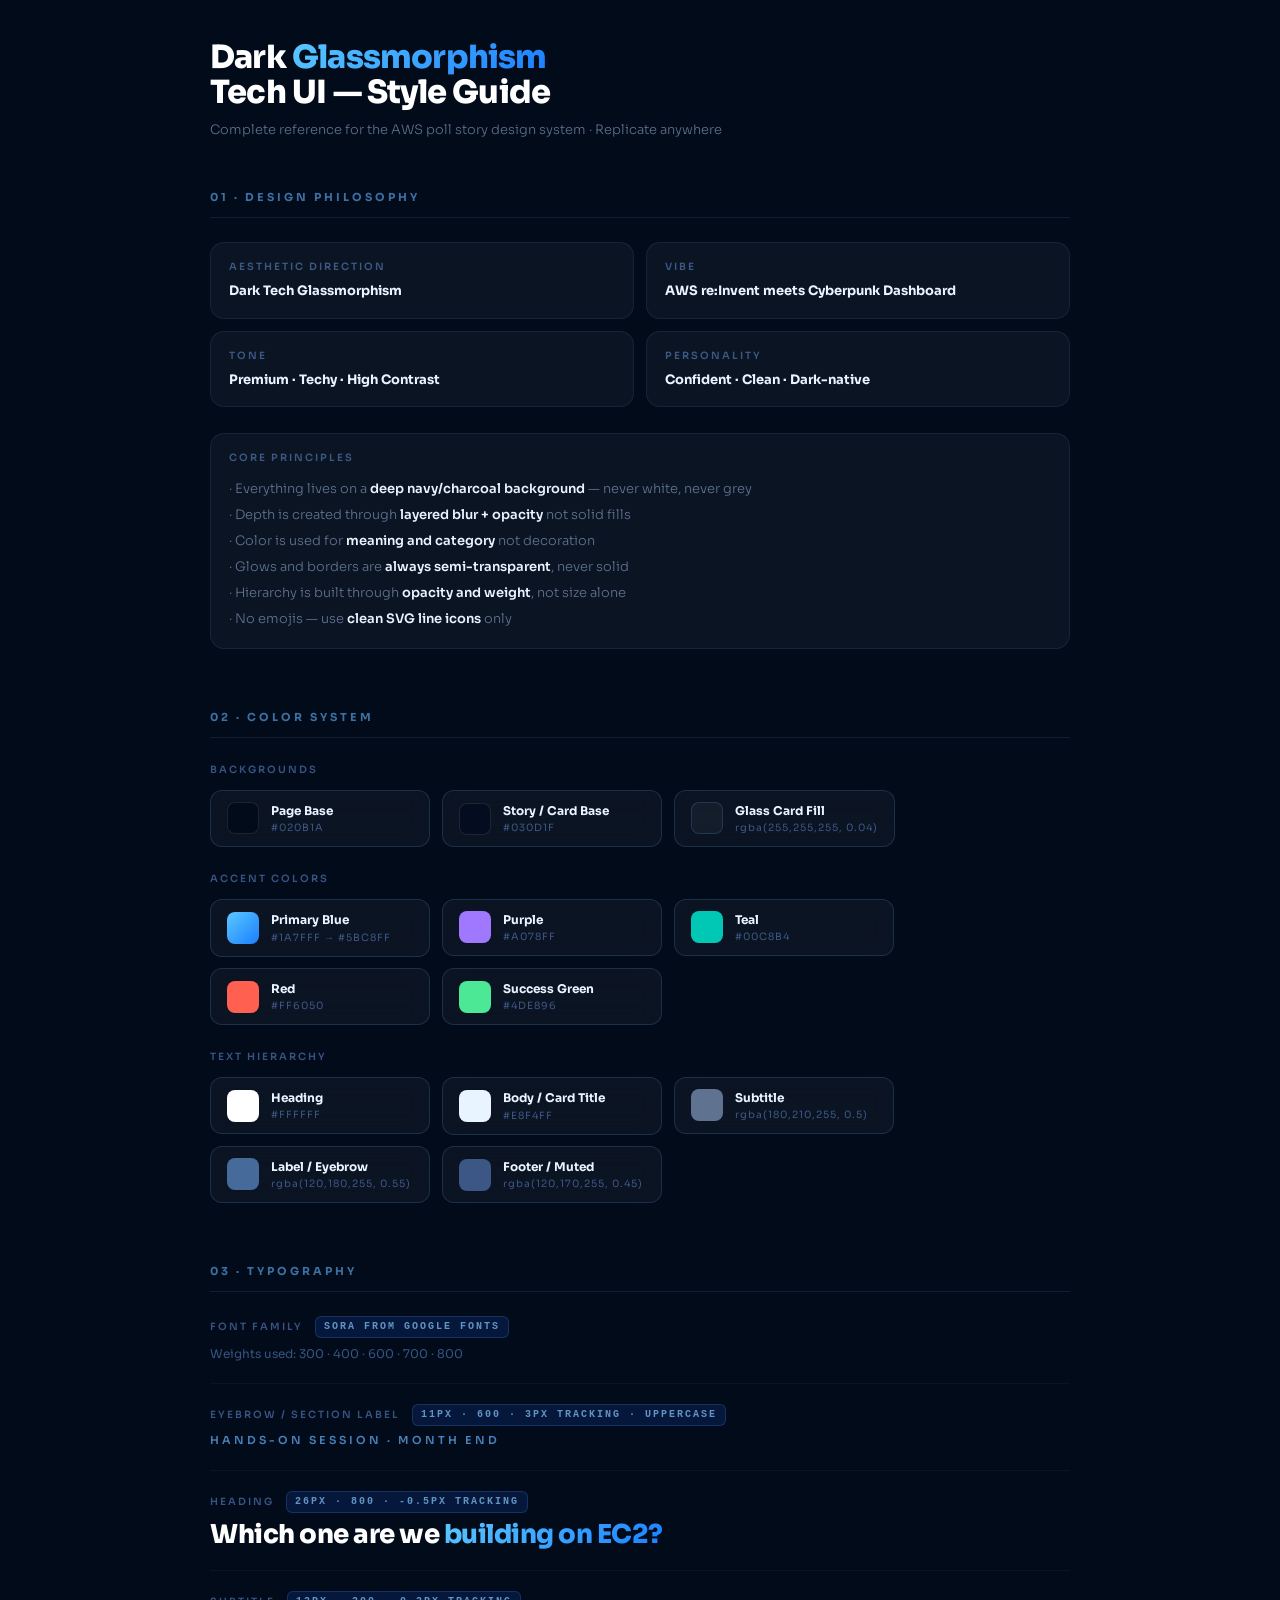
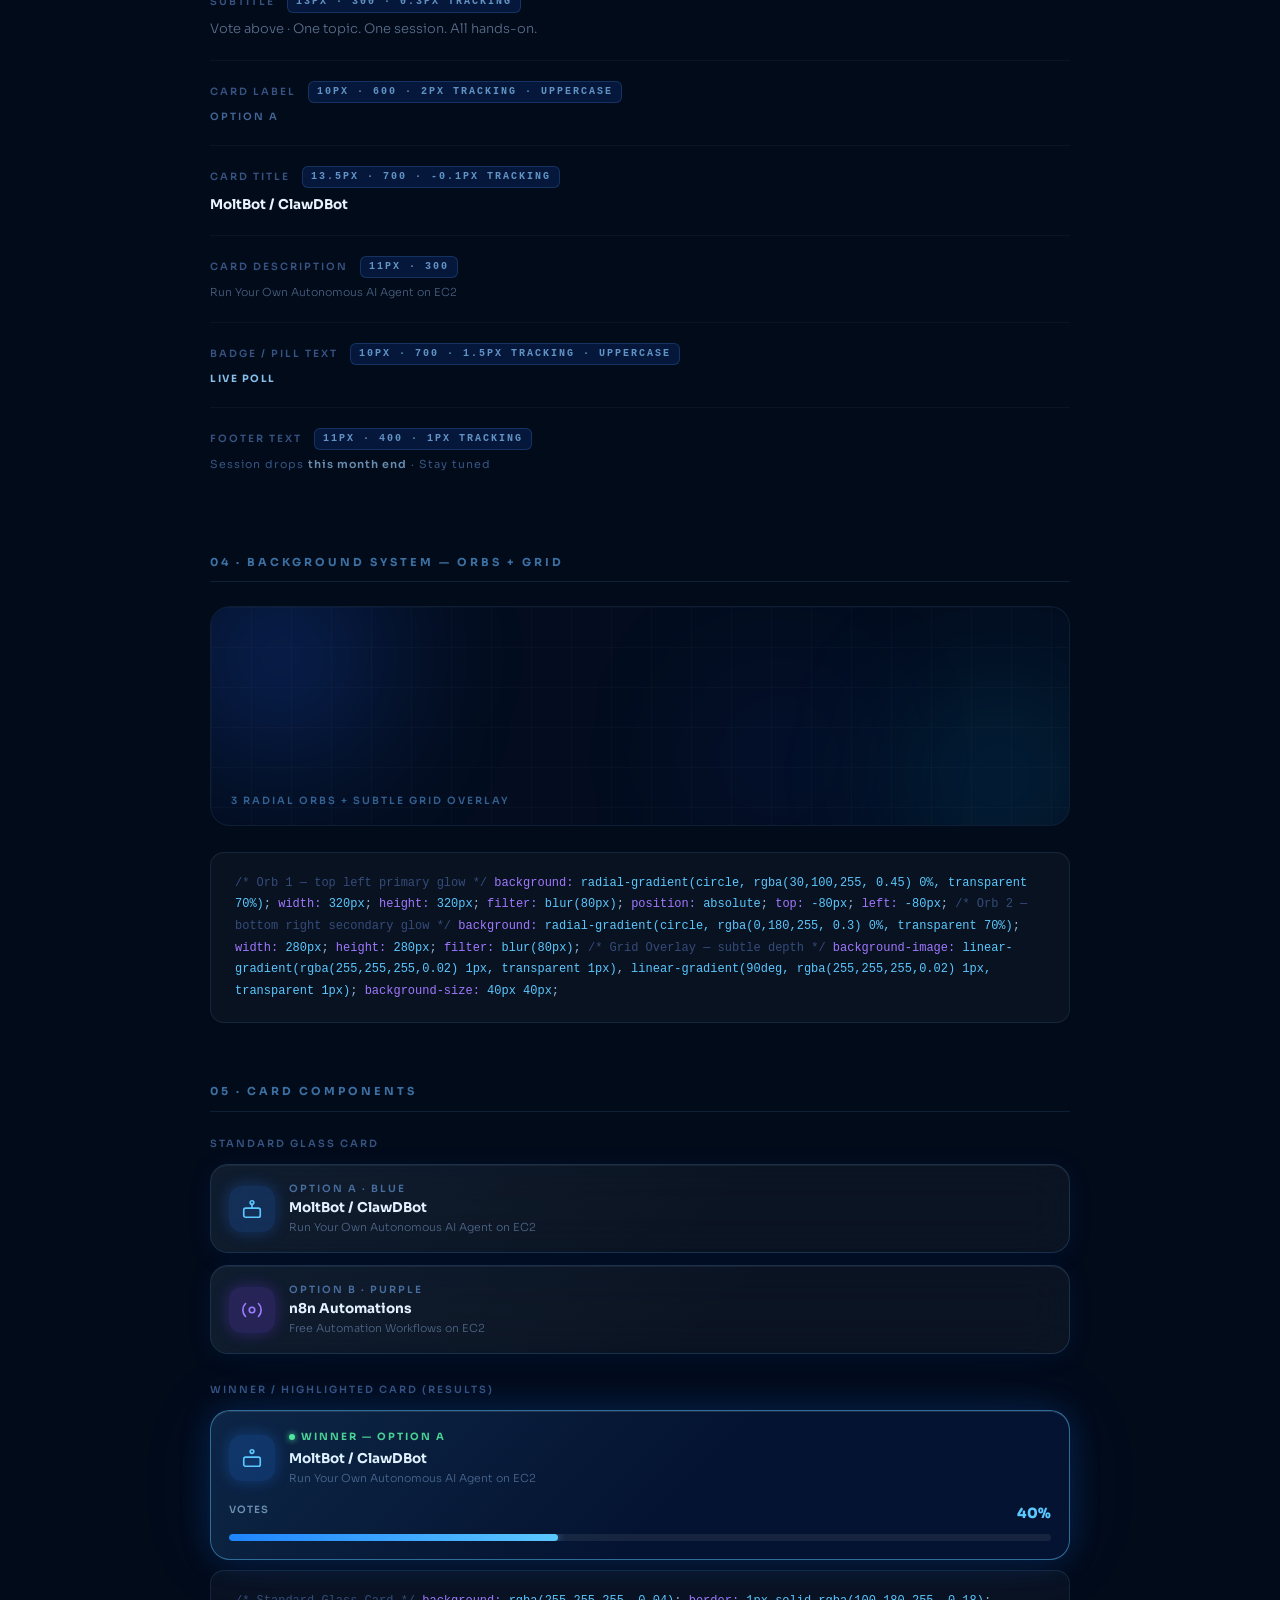
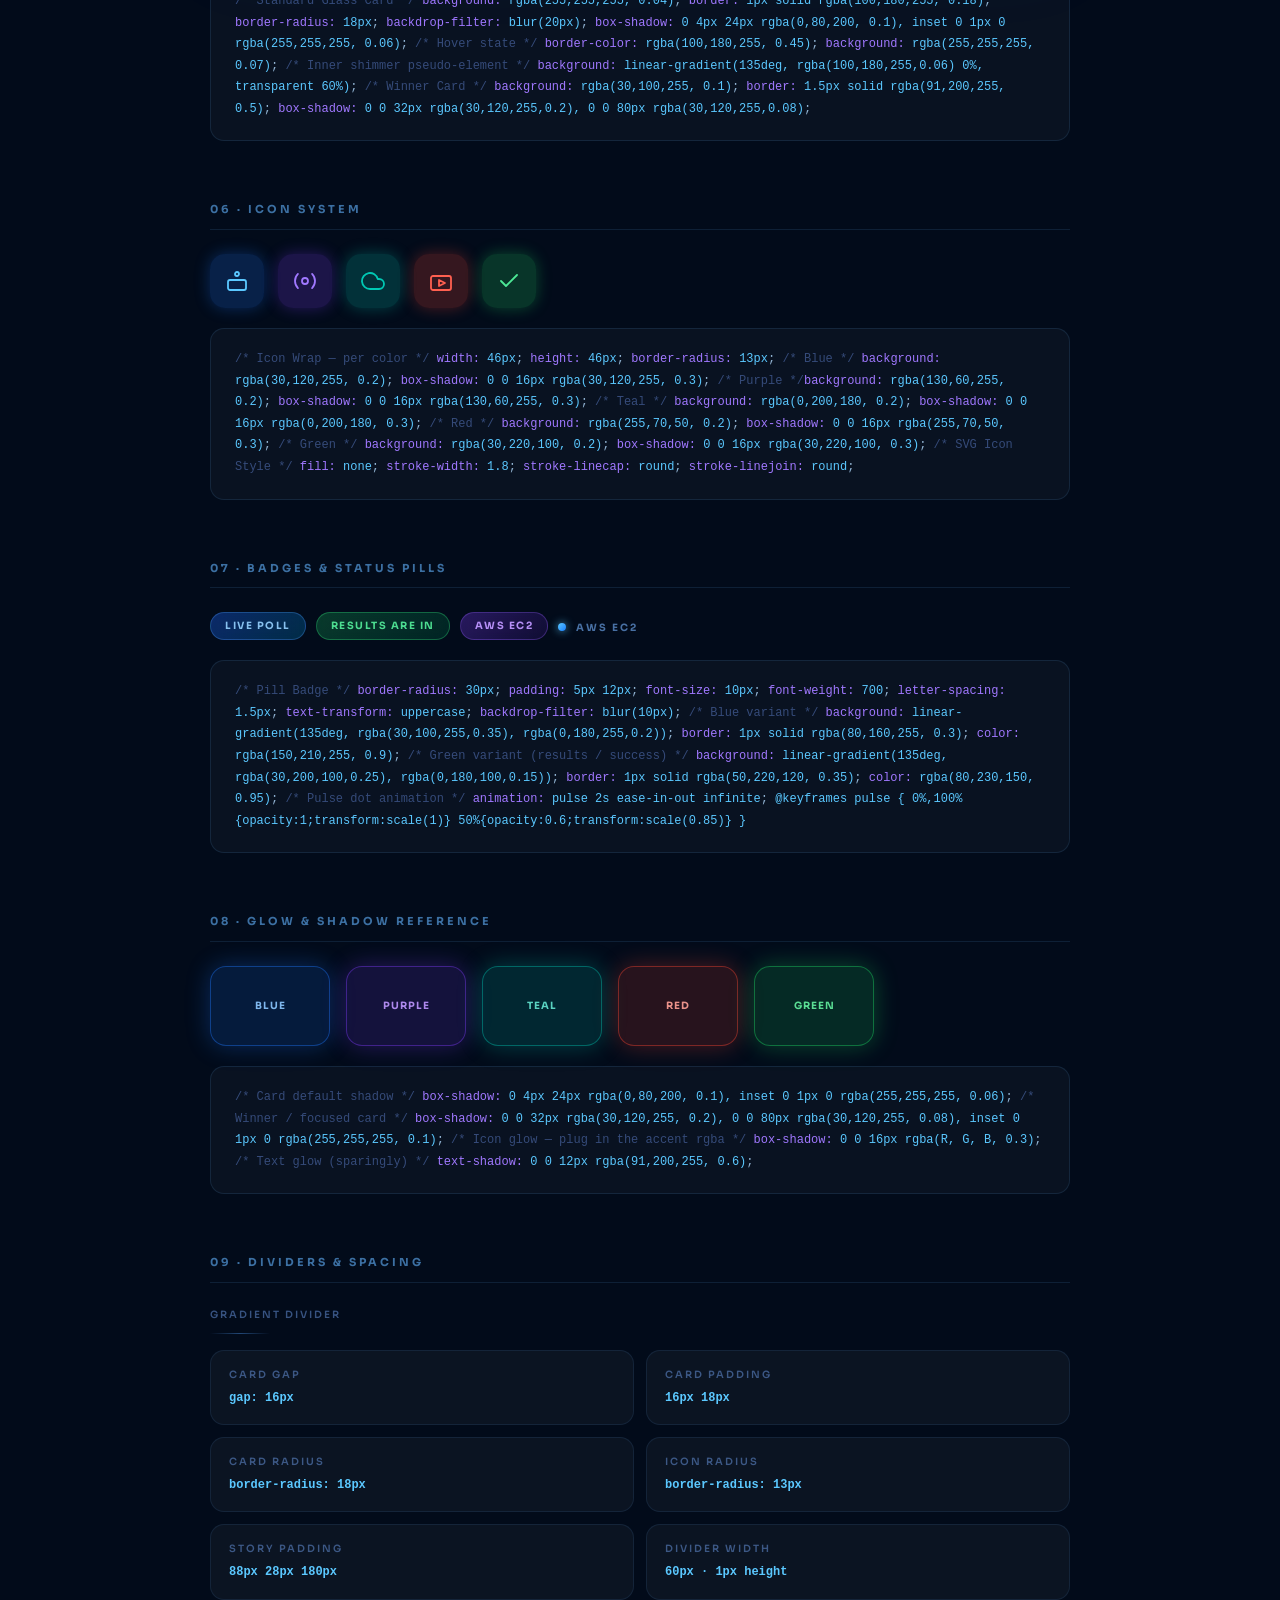
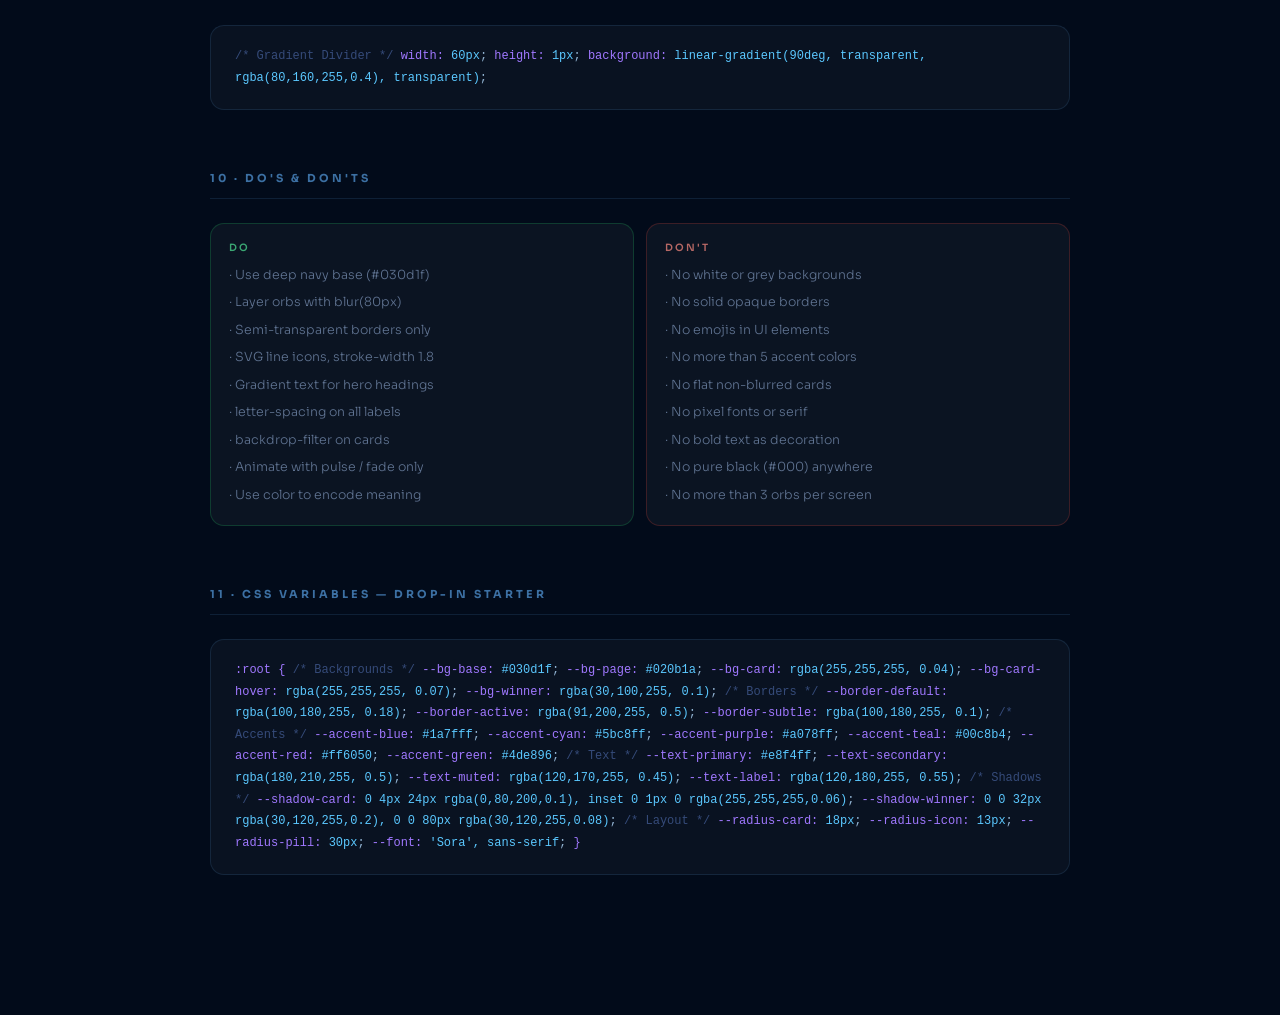
<file: design-style-guide.html>
<!DOCTYPE html>
<html lang="en">
<head>
<meta charset="UTF-8">
<meta name="viewport" content="width=device-width, initial-scale=1.0">
<title>Design Style Guide — Dark Glassmorphism Tech UI</title>
<link href="https://fonts.googleapis.com/css2?family=Sora:wght@300;400;600;700;800&display=swap" rel="stylesheet">
<style>
  * { margin: 0; padding: 0; box-sizing: border-box; }

  :root {
    --bg-base:        #030d1f;
    --bg-card:        rgba(255,255,255,0.04);
    --bg-card-hover:  rgba(255,255,255,0.07);
    --bg-winner:      rgba(30,100,255,0.1);

    --border-default: rgba(100,180,255,0.18);
    --border-active:  rgba(91,200,255,0.5);
    --border-subtle:  rgba(100,180,255,0.1);

    --accent-blue:    #1a7fff;
    --accent-cyan:    #5bc8ff;
    --accent-purple:  #a078ff;
    --accent-teal:    #00c8b4;
    --accent-red:     #ff6050;
    --accent-green:   #4de896;

    --text-primary:   #e8f4ff;
    --text-secondary: rgba(180,210,255,0.5);
    --text-muted:     rgba(120,170,255,0.45);
    --text-label:     rgba(120,180,255,0.55);

    --orb-primary:    rgba(30,100,255,0.45);
    --orb-secondary:  rgba(0,180,255,0.3);

    --font:           'Sora', sans-serif;
    --radius-card:    18px;
    --radius-icon:    13px;
    --radius-pill:    30px;
    --shadow-card:    0 4px 24px rgba(0,80,200,0.1), inset 0 1px 0 rgba(255,255,255,0.06);
    --shadow-winner:  0 0 32px rgba(30,120,255,0.2), 0 0 80px rgba(30,120,255,0.08), inset 0 1px 0 rgba(255,255,255,0.1);
  }

  body {
    background: #020b1a;
    color: var(--text-primary);
    font-family: var(--font);
    padding: 40px 20px 80px;
    line-height: 1.6;
  }

  /* ─── Layout ──────────────────────────────────── */
  .guide { max-width: 860px; margin: 0 auto; }

  .section { margin-bottom: 60px; }
  .section-title {
    font-size: 11px; font-weight: 700;
    letter-spacing: 3px; text-transform: uppercase;
    color: rgba(100,180,255,0.6);
    margin-bottom: 24px;
    padding-bottom: 10px;
    border-bottom: 1px solid rgba(100,180,255,0.12);
  }

  h1 {
    font-size: 32px; font-weight: 800;
    color: #fff; letter-spacing: -0.8px;
    line-height: 1.1; margin-bottom: 10px;
  }
  h1 span {
    background: linear-gradient(135deg, #5bc8ff, #1a7fff);
    -webkit-background-clip: text; -webkit-text-fill-color: transparent;
  }
  .hero-sub {
    font-size: 13px; color: var(--text-secondary); font-weight: 300;
    margin-bottom: 48px;
  }

  /* ─── Color Swatches ──────────────────────────── */
  .swatches { display: flex; flex-wrap: wrap; gap: 12px; }
  .swatch {
    display: flex; align-items: center; gap: 12px;
    background: var(--bg-card); border: 1px solid var(--border-default);
    border-radius: 12px; padding: 10px 16px; min-width: 220px;
    backdrop-filter: blur(12px);
  }
  .swatch-dot { width: 32px; height: 32px; border-radius: 8px; flex-shrink: 0; }
  .swatch-info {}
  .swatch-name { font-size: 12px; font-weight: 700; color: var(--text-primary); }
  .swatch-hex  { font-size: 10px; color: var(--text-muted); font-weight: 400; letter-spacing: 1px; }

  /* ─── Orb Demo ────────────────────────────────── */
  .orb-demo {
    position: relative; height: 220px; border-radius: 20px;
    background: var(--bg-base); overflow: hidden;
    border: 1px solid var(--border-subtle);
  }
  .orb-demo .orb { position: absolute; border-radius: 50%; filter: blur(70px); pointer-events: none; }
  .orb-demo .o1 { width:260px;height:260px; background:radial-gradient(circle,var(--orb-primary) 0%,transparent 70%); top:-80px;left:-60px; }
  .orb-demo .o2 { width:220px;height:220px; background:radial-gradient(circle,var(--orb-secondary) 0%,transparent 70%); bottom:-60px;right:-40px; }
  .orb-demo .o3 { width:180px;height:180px; background:radial-gradient(circle,rgba(20,60,220,0.25) 0%,transparent 70%); top:60px;right:200px; }
  .orb-demo-grid {
    position:absolute;inset:0;
    background-image: linear-gradient(rgba(255,255,255,0.02) 1px,transparent 1px), linear-gradient(90deg,rgba(255,255,255,0.02) 1px,transparent 1px);
    background-size: 40px 40px;
  }
  .orb-demo-label {
    position:absolute;bottom:16px;left:20px;
    font-size:10px;font-weight:600;letter-spacing:2px;text-transform:uppercase;
    color:rgba(100,180,255,0.5);
  }

  /* ─── Typography ──────────────────────────────── */
  .type-row { margin-bottom: 20px; padding-bottom: 20px; border-bottom: 1px solid rgba(100,180,255,0.06); }
  .type-label { font-size:10px;font-weight:600;letter-spacing:2px;text-transform:uppercase;color:var(--text-muted);margin-bottom:6px; }
  .type-eyebrow { font-size:11px;font-weight:600;letter-spacing:3px;text-transform:uppercase;color:rgba(100,180,255,0.7); }
  .type-heading { font-size:26px;font-weight:800;color:#fff;letter-spacing:-0.5px;line-height:1.2; }
  .type-heading span { background:linear-gradient(135deg,#5bc8ff,#1a7fff);-webkit-background-clip:text;-webkit-text-fill-color:transparent; }
  .type-body { font-size:13px;color:var(--text-secondary);font-weight:300; }
  .type-card-label { font-size:10px;font-weight:600;letter-spacing:2px;text-transform:uppercase;color:rgba(120,180,255,0.55); }
  .type-card-title { font-size:13.5px;font-weight:700;color:#e8f4ff; }
  .type-card-desc  { font-size:11px;color:rgba(160,200,255,0.45);font-weight:300; }
  .type-meta { font-size:10px;font-weight:700;letter-spacing:1.5px;text-transform:uppercase;color:rgba(150,210,255,0.9); }
  .type-footer { font-size:11px;color:var(--text-muted);letter-spacing:1px; }
  .spec-tag {
    display:inline-block; background:rgba(30,100,255,0.15);
    border:1px solid rgba(80,160,255,0.2); border-radius:6px;
    padding:2px 8px; font-size:10px; color:rgba(140,200,255,0.7);
    font-family:monospace; margin-left:8px; vertical-align:middle;
  }

  /* ─── Card Demo ───────────────────────────────── */
  .cards-demo { display:flex;flex-direction:column;gap:12px; }
  .demo-card {
    background: var(--bg-card); border:1px solid var(--border-default);
    border-radius: var(--radius-card); padding:16px 18px;
    display:flex;align-items:center;gap:14px;
    backdrop-filter:blur(20px); position:relative; overflow:hidden;
    box-shadow: var(--shadow-card); transition:all 0.3s ease;
  }
  .demo-card::before {
    content:''; position:absolute;inset:0;
    background:linear-gradient(135deg,rgba(100,180,255,0.06) 0%,transparent 60%);
    border-radius:inherit; pointer-events:none;
  }
  .demo-card:hover { border-color:rgba(100,180,255,0.45);background:var(--bg-card-hover); }
  .demo-icon {
    width:46px;height:46px;border-radius:var(--radius-icon);
    display:flex;align-items:center;justify-content:center;flex-shrink:0;
  }
  .demo-icon.blue   { background:rgba(30,120,255,0.2);  box-shadow:0 0 16px rgba(30,120,255,0.3); }
  .demo-icon.purple { background:rgba(130,60,255,0.2);  box-shadow:0 0 16px rgba(130,60,255,0.3); }
  .demo-icon.teal   { background:rgba(0,200,180,0.2);   box-shadow:0 0 16px rgba(0,200,180,0.3); }
  .demo-icon.red    { background:rgba(255,70,50,0.2);   box-shadow:0 0 16px rgba(255,70,50,0.3); }
  .demo-icon.green  { background:rgba(30,220,100,0.2);  box-shadow:0 0 16px rgba(30,220,100,0.3); }

  /* Winner card */
  .winner-demo {
    background:rgba(30,100,255,0.1); border:1.5px solid rgba(91,200,255,0.5);
    border-radius:20px; padding:18px; position:relative; overflow:hidden;
    box-shadow: var(--shadow-winner);
  }
  .winner-demo::before {
    content:'';position:absolute;inset:0;
    background:linear-gradient(135deg,rgba(91,200,255,0.1) 0%,transparent 55%);
    border-radius:inherit; pointer-events:none;
  }
  .bar-track { height:7px;border-radius:99px;background:rgba(255,255,255,0.07);overflow:hidden;margin-top:10px; }
  .bar-fill { height:100%;border-radius:99px;background:linear-gradient(90deg,#1a7fff,#5bc8ff);box-shadow:0 0 10px rgba(91,200,255,0.6);width:40%; }
  .mini-track { width:52px;height:4px;border-radius:99px;background:rgba(255,255,255,0.06);overflow:hidden; }
  .mini-fill { height:100%;border-radius:99px;background:rgba(150,190,255,0.25); }

  /* ─── Badge Demo ──────────────────────────────── */
  .badges { display:flex;flex-wrap:wrap;gap:10px;align-items:center; }
  .badge {
    border-radius:var(--radius-pill); padding:5px 14px;
    font-size:10px; font-weight:700; letter-spacing:1.5px; text-transform:uppercase;
    backdrop-filter:blur(10px);
  }
  .badge-blue   { background:linear-gradient(135deg,rgba(30,100,255,0.35),rgba(0,180,255,0.2)); border:1px solid rgba(80,160,255,0.3); color:rgba(150,210,255,0.9); }
  .badge-green  { background:linear-gradient(135deg,rgba(30,200,100,0.25),rgba(0,180,100,0.15)); border:1px solid rgba(50,220,120,0.35); color:rgba(80,230,150,0.95); }
  .badge-purple { background:linear-gradient(135deg,rgba(130,60,255,0.3),rgba(100,30,200,0.15)); border:1px solid rgba(150,100,255,0.3); color:rgba(190,150,255,0.95); }

  /* ─── Pulse Dot ───────────────────────────────── */
  .pulse-dot { width:8px;height:8px;border-radius:50%;background:linear-gradient(135deg,#5bc8ff,#1a7fff);box-shadow:0 0 8px rgba(90,200,255,0.8);animation:pulse 2s ease-in-out infinite;display:inline-block;margin-right:6px; }
  @keyframes pulse { 0%,100%{opacity:1;transform:scale(1)} 50%{opacity:0.6;transform:scale(0.85)} }

  /* ─── Divider ─────────────────────────────────── */
  .divider-demo { width:60px;height:1px;background:linear-gradient(90deg,transparent,rgba(80,160,255,0.4),transparent); }

  /* ─── Code Block ──────────────────────────────── */
  .code-block {
    background: rgba(255,255,255,0.03); border:1px solid rgba(100,180,255,0.12);
    border-radius:14px; padding:20px 24px; font-family:monospace;
    font-size:12px; line-height:1.8; overflow-x:auto;
    color:rgba(180,220,255,0.8);
  }
  .code-block .ck  { color:#a078ff; }  /* key */
  .code-block .cv  { color:#5bc8ff; }  /* value */
  .code-block .cc  { color:rgba(120,160,255,0.4); } /* comment */

  /* ─── Spec Grid ───────────────────────────────── */
  .spec-grid { display:grid;grid-template-columns:1fr 1fr;gap:12px; }
  .spec-card {
    background:var(--bg-card); border:1px solid var(--border-subtle);
    border-radius:14px; padding:16px 18px;
  }
  .spec-key { font-size:10px;font-weight:600;letter-spacing:2px;text-transform:uppercase;color:var(--text-muted);margin-bottom:6px; }
  .spec-val { font-size:13px;font-weight:700;color:var(--text-primary); }
  .spec-val.mono { font-family:monospace;font-size:12px;color:var(--accent-cyan); }

  /* ─── Shadow & Glow Ref ────────────────────────── */
  .glow-samples { display:flex;gap:16px;flex-wrap:wrap; }
  .glow-box {
    width:120px;height:80px;border-radius:16px;display:flex;
    align-items:center;justify-content:center;
    font-size:10px;font-weight:700;letter-spacing:1px;text-transform:uppercase;
  }
  .glow-blue   { background:rgba(30,120,255,0.15);  border:1px solid rgba(30,120,255,0.4);  box-shadow:0 0 24px rgba(30,120,255,0.3);  color:rgba(140,200,255,0.9); }
  .glow-purple { background:rgba(130,60,255,0.15);  border:1px solid rgba(130,60,255,0.4);  box-shadow:0 0 24px rgba(130,60,255,0.3);  color:rgba(190,150,255,0.9); }
  .glow-teal   { background:rgba(0,200,180,0.15);   border:1px solid rgba(0,200,180,0.4);   box-shadow:0 0 24px rgba(0,200,180,0.3);   color:rgba(100,230,210,0.9); }
  .glow-red    { background:rgba(255,70,50,0.15);   border:1px solid rgba(255,70,50,0.4);   box-shadow:0 0 24px rgba(255,70,50,0.3);   color:rgba(255,160,150,0.9); }
  .glow-green  { background:rgba(30,220,100,0.15);  border:1px solid rgba(30,220,100,0.4);  box-shadow:0 0 24px rgba(30,220,100,0.3);  color:rgba(100,240,160,0.9); }

  .row { display:flex;align-items:center;gap:10px;margin-bottom:8px; }
  .row .label { font-size:10px;font-weight:600;letter-spacing:1.5px;text-transform:uppercase;color:var(--text-muted);min-width:100px; }
</style>
</head>
<body>
<div class="guide">

  <h1>Dark <span>Glassmorphism</span><br>Tech UI — Style Guide</h1>
  <p class="hero-sub">Complete reference for the AWS poll story design system · Replicate anywhere</p>

  <!-- ═══════════════════════════════════════════ -->
  <!-- 1. PHILOSOPHY -->
  <!-- ═══════════════════════════════════════════ -->
  <div class="section">
    <div class="section-title">01 · Design Philosophy</div>
    <div class="spec-grid">
      <div class="spec-card"><div class="spec-key">Aesthetic Direction</div><div class="spec-val">Dark Tech Glassmorphism</div></div>
      <div class="spec-card"><div class="spec-key">Vibe</div><div class="spec-val">AWS re:Invent meets Cyberpunk Dashboard</div></div>
      <div class="spec-card"><div class="spec-key">Tone</div><div class="spec-val">Premium · Techy · High Contrast</div></div>
      <div class="spec-card"><div class="spec-key">Personality</div><div class="spec-val">Confident · Clean · Dark-native</div></div>
    </div>
    <br>
    <div class="spec-card" style="margin-top:0">
      <div class="spec-key" style="margin-bottom:10px">Core Principles</div>
      <div style="font-size:13px;color:var(--text-secondary);font-weight:300;line-height:2;">
        · Everything lives on a <strong style="color:var(--text-primary);font-weight:600;">deep navy/charcoal background</strong> — never white, never grey<br>
        · Depth is created through <strong style="color:var(--text-primary);font-weight:600;">layered blur + opacity</strong> not solid fills<br>
        · Color is used for <strong style="color:var(--text-primary);font-weight:600;">meaning and category</strong> not decoration<br>
        · Glows and borders are <strong style="color:var(--text-primary);font-weight:600;">always semi-transparent</strong>, never solid<br>
        · Hierarchy is built through <strong style="color:var(--text-primary);font-weight:600;">opacity and weight</strong>, not size alone<br>
        · No emojis — use <strong style="color:var(--text-primary);font-weight:600;">clean SVG line icons</strong> only
      </div>
    </div>
  </div>

  <!-- ═══════════════════════════════════════════ -->
  <!-- 2. COLOR SYSTEM -->
  <!-- ═══════════════════════════════════════════ -->
  <div class="section">
    <div class="section-title">02 · Color System</div>

    <div class="type-label" style="margin-bottom:12px">Backgrounds</div>
    <div class="swatches" style="margin-bottom:24px">
      <div class="swatch"><div class="swatch-dot" style="background:#020b1a;border:1px solid rgba(255,255,255,0.1)"></div><div class="swatch-info"><div class="swatch-name">Page Base</div><div class="swatch-hex">#020B1A</div></div></div>
      <div class="swatch"><div class="swatch-dot" style="background:#030d1f;border:1px solid rgba(255,255,255,0.1)"></div><div class="swatch-info"><div class="swatch-name">Story / Card Base</div><div class="swatch-hex">#030D1F</div></div></div>
      <div class="swatch"><div class="swatch-dot" style="background:rgba(255,255,255,0.04);border:1px solid rgba(100,180,255,0.18)"></div><div class="swatch-info"><div class="swatch-name">Glass Card Fill</div><div class="swatch-hex">rgba(255,255,255, 0.04)</div></div></div>
    </div>

    <div class="type-label" style="margin-bottom:12px">Accent Colors</div>
    <div class="swatches" style="margin-bottom:24px">
      <div class="swatch"><div class="swatch-dot" style="background:linear-gradient(135deg,#5bc8ff,#1a7fff)"></div><div class="swatch-info"><div class="swatch-name">Primary Blue</div><div class="swatch-hex">#1A7FFF → #5BC8FF</div></div></div>
      <div class="swatch"><div class="swatch-dot" style="background:#a078ff"></div><div class="swatch-info"><div class="swatch-name">Purple</div><div class="swatch-hex">#A078FF</div></div></div>
      <div class="swatch"><div class="swatch-dot" style="background:#00c8b4"></div><div class="swatch-info"><div class="swatch-name">Teal</div><div class="swatch-hex">#00C8B4</div></div></div>
      <div class="swatch"><div class="swatch-dot" style="background:#ff6050"></div><div class="swatch-info"><div class="swatch-name">Red</div><div class="swatch-hex">#FF6050</div></div></div>
      <div class="swatch"><div class="swatch-dot" style="background:#4de896"></div><div class="swatch-info"><div class="swatch-name">Success Green</div><div class="swatch-hex">#4DE896</div></div></div>
    </div>

    <div class="type-label" style="margin-bottom:12px">Text Hierarchy</div>
    <div class="swatches">
      <div class="swatch"><div class="swatch-dot" style="background:#ffffff"></div><div class="swatch-info"><div class="swatch-name">Heading</div><div class="swatch-hex">#FFFFFF</div></div></div>
      <div class="swatch"><div class="swatch-dot" style="background:#e8f4ff"></div><div class="swatch-info"><div class="swatch-name">Body / Card Title</div><div class="swatch-hex">#E8F4FF</div></div></div>
      <div class="swatch"><div class="swatch-dot" style="background:rgba(180,210,255,0.5)"></div><div class="swatch-info"><div class="swatch-name">Subtitle</div><div class="swatch-hex">rgba(180,210,255, 0.5)</div></div></div>
      <div class="swatch"><div class="swatch-dot" style="background:rgba(120,180,255,0.55)"></div><div class="swatch-info"><div class="swatch-name">Label / Eyebrow</div><div class="swatch-hex">rgba(120,180,255, 0.55)</div></div></div>
      <div class="swatch"><div class="swatch-dot" style="background:rgba(120,170,255,0.45)"></div><div class="swatch-info"><div class="swatch-name">Footer / Muted</div><div class="swatch-hex">rgba(120,170,255, 0.45)</div></div></div>
    </div>
  </div>

  <!-- ═══════════════════════════════════════════ -->
  <!-- 3. TYPOGRAPHY -->
  <!-- ═══════════════════════════════════════════ -->
  <div class="section">
    <div class="section-title">03 · Typography</div>

    <div class="type-row">
      <div class="type-label">Font Family <span class="spec-tag">Sora from Google Fonts</span></div>
      <div style="font-size:12px;color:var(--text-muted);margin-top:4px">Weights used: 300 · 400 · 600 · 700 · 800</div>
    </div>

    <div class="type-row">
      <div class="type-label">Eyebrow / Section Label <span class="spec-tag">11px · 600 · 3px tracking · UPPERCASE</span></div>
      <div class="type-eyebrow">Hands-On Session · Month End</div>
    </div>

    <div class="type-row">
      <div class="type-label">Heading <span class="spec-tag">26px · 800 · -0.5px tracking</span></div>
      <div class="type-heading">Which one are we <span>building on EC2?</span></div>
    </div>

    <div class="type-row">
      <div class="type-label">Subtitle <span class="spec-tag">13px · 300 · 0.3px tracking</span></div>
      <div class="type-body">Vote above · One topic. One session. All hands-on.</div>
    </div>

    <div class="type-row">
      <div class="type-label">Card Label <span class="spec-tag">10px · 600 · 2px tracking · UPPERCASE</span></div>
      <div class="type-card-label">Option A</div>
    </div>

    <div class="type-row">
      <div class="type-label">Card Title <span class="spec-tag">13.5px · 700 · -0.1px tracking</span></div>
      <div class="type-card-title">MoltBot / ClawDBot</div>
    </div>

    <div class="type-row">
      <div class="type-label">Card Description <span class="spec-tag">11px · 300</span></div>
      <div class="type-card-desc">Run Your Own Autonomous AI Agent on EC2</div>
    </div>

    <div class="type-row">
      <div class="type-label">Badge / Pill Text <span class="spec-tag">10px · 700 · 1.5px tracking · UPPERCASE</span></div>
      <div class="type-meta">Live Poll</div>
    </div>

    <div class="type-row" style="border:none">
      <div class="type-label">Footer Text <span class="spec-tag">11px · 400 · 1px tracking</span></div>
      <div class="type-footer">Session drops <strong style="color:rgba(160,210,255,0.65);font-weight:600">this month end</strong> · Stay tuned</div>
    </div>
  </div>

  <!-- ═══════════════════════════════════════════ -->
  <!-- 4. BACKGROUND SYSTEM -->
  <!-- ═══════════════════════════════════════════ -->
  <div class="section">
    <div class="section-title">04 · Background System — Orbs + Grid</div>
    <div class="orb-demo">
      <div class="orb o1"></div>
      <div class="orb o2"></div>
      <div class="orb o3"></div>
      <div class="orb-demo-grid"></div>
      <div class="orb-demo-label">3 radial orbs + subtle grid overlay</div>
    </div>
    <br>
    <div class="code-block">
<span class="cc">/* Orb 1 — top left primary glow */</span>
<span class="ck">background:</span> <span class="cv">radial-gradient(circle, rgba(30,100,255, 0.45) 0%, transparent 70%)</span>;
<span class="ck">width:</span> <span class="cv">320px</span>; <span class="ck">height:</span> <span class="cv">320px</span>; <span class="ck">filter:</span> <span class="cv">blur(80px)</span>;
<span class="ck">position:</span> <span class="cv">absolute</span>; <span class="ck">top:</span> <span class="cv">-80px</span>; <span class="ck">left:</span> <span class="cv">-80px</span>;

<span class="cc">/* Orb 2 — bottom right secondary glow */</span>
<span class="ck">background:</span> <span class="cv">radial-gradient(circle, rgba(0,180,255, 0.3) 0%, transparent 70%)</span>;
<span class="ck">width:</span> <span class="cv">280px</span>; <span class="ck">height:</span> <span class="cv">280px</span>; <span class="ck">filter:</span> <span class="cv">blur(80px)</span>;

<span class="cc">/* Grid Overlay — subtle depth */</span>
<span class="ck">background-image:</span>
  <span class="cv">linear-gradient(rgba(255,255,255,0.02) 1px, transparent 1px)</span>,
  <span class="cv">linear-gradient(90deg, rgba(255,255,255,0.02) 1px, transparent 1px)</span>;
<span class="ck">background-size:</span> <span class="cv">40px 40px</span>;
    </div>
  </div>

  <!-- ═══════════════════════════════════════════ -->
  <!-- 5. CARD COMPONENTS -->
  <!-- ═══════════════════════════════════════════ -->
  <div class="section">
    <div class="section-title">05 · Card Components</div>

    <div class="type-label" style="margin-bottom:12px">Standard Glass Card</div>
    <div class="cards-demo" style="margin-bottom:28px">
      <div class="demo-card">
        <div class="demo-icon blue">
          <svg width="22" height="22" viewBox="0 0 24 24" fill="none" stroke="#5bc8ff" stroke-width="1.8" stroke-linecap="round" stroke-linejoin="round"><rect x="3" y="11" width="18" height="10" rx="2"/><circle cx="12" cy="5" r="2"/><line x1="12" y1="7" x2="12" y2="11"/></svg>
        </div>
        <div>
          <div class="type-card-label">Option A · Blue</div>
          <div class="type-card-title">MoltBot / ClawDBot</div>
          <div class="type-card-desc">Run Your Own Autonomous AI Agent on EC2</div>
        </div>
      </div>
      <div class="demo-card">
        <div class="demo-icon purple">
          <svg width="22" height="22" viewBox="0 0 24 24" fill="none" stroke="#a078ff" stroke-width="1.8" stroke-linecap="round" stroke-linejoin="round"><circle cx="12" cy="12" r="3"/><path d="M19.07 4.93a10 10 0 0 1 0 14.14"/><path d="M4.93 4.93a10 10 0 0 0 0 14.14"/></svg>
        </div>
        <div>
          <div class="type-card-label">Option B · Purple</div>
          <div class="type-card-title">n8n Automations</div>
          <div class="type-card-desc">Free Automation Workflows on EC2</div>
        </div>
      </div>
    </div>

    <div class="type-label" style="margin-bottom:12px">Winner / Highlighted Card (Results)</div>
    <div class="winner-demo" style="margin-bottom:10px">
      <div style="display:flex;align-items:center;gap:14px;margin-bottom:14px">
        <div class="demo-icon blue">
          <svg width="22" height="22" viewBox="0 0 24 24" fill="none" stroke="#5bc8ff" stroke-width="1.8" stroke-linecap="round" stroke-linejoin="round"><rect x="3" y="11" width="18" height="10" rx="2"/><circle cx="12" cy="5" r="2"/></svg>
        </div>
        <div>
          <div style="font-size:10px;font-weight:700;letter-spacing:2px;text-transform:uppercase;color:rgba(80,230,150,0.9);display:flex;align-items:center;gap:6px;margin-bottom:3px">
            <span style="width:6px;height:6px;border-radius:50%;background:#4de896;box-shadow:0 0 6px #4de896;display:inline-block"></span>
            Winner — Option A
          </div>
          <div class="type-card-title">MoltBot / ClawDBot</div>
          <div class="type-card-desc">Run Your Own Autonomous AI Agent on EC2</div>
        </div>
      </div>
      <div style="display:flex;justify-content:space-between;margin-bottom:6px">
        <span style="font-size:10px;font-weight:600;color:rgba(180,220,255,0.6);letter-spacing:1px">VOTES</span>
        <span style="font-size:14px;font-weight:800;color:#5bc8ff">40%</span>
      </div>
      <div class="bar-track"><div class="bar-fill"></div></div>
    </div>

    <div class="code-block">
<span class="cc">/* Standard Glass Card */</span>
<span class="ck">background:</span>       <span class="cv">rgba(255,255,255, 0.04)</span>;
<span class="ck">border:</span>           <span class="cv">1px solid rgba(100,180,255, 0.18)</span>;
<span class="ck">border-radius:</span>    <span class="cv">18px</span>;
<span class="ck">backdrop-filter:</span>  <span class="cv">blur(20px)</span>;
<span class="ck">box-shadow:</span>       <span class="cv">0 4px 24px rgba(0,80,200, 0.1), inset 0 1px 0 rgba(255,255,255, 0.06)</span>;
<span class="cc">/* Hover state */</span>
<span class="ck">border-color:</span>     <span class="cv">rgba(100,180,255, 0.45)</span>;
<span class="ck">background:</span>       <span class="cv">rgba(255,255,255, 0.07)</span>;

<span class="cc">/* Inner shimmer pseudo-element */</span>
<span class="ck">background:</span>       <span class="cv">linear-gradient(135deg, rgba(100,180,255,0.06) 0%, transparent 60%)</span>;

<span class="cc">/* Winner Card */</span>
<span class="ck">background:</span>       <span class="cv">rgba(30,100,255, 0.1)</span>;
<span class="ck">border:</span>           <span class="cv">1.5px solid rgba(91,200,255, 0.5)</span>;
<span class="ck">box-shadow:</span>       <span class="cv">0 0 32px rgba(30,120,255,0.2), 0 0 80px rgba(30,120,255,0.08)</span>;
    </div>
  </div>

  <!-- ═══════════════════════════════════════════ -->
  <!-- 6. ICON SYSTEM -->
  <!-- ═══════════════════════════════════════════ -->
  <div class="section">
    <div class="section-title">06 · Icon System</div>
    <div style="display:flex;gap:14px;margin-bottom:20px">
      <div class="demo-icon blue" style="width:54px;height:54px;border-radius:15px">
        <svg width="24" height="24" viewBox="0 0 24 24" fill="none" stroke="#5bc8ff" stroke-width="1.8" stroke-linecap="round" stroke-linejoin="round"><rect x="3" y="11" width="18" height="10" rx="2"/><circle cx="12" cy="5" r="2"/></svg>
      </div>
      <div class="demo-icon purple" style="width:54px;height:54px;border-radius:15px">
        <svg width="24" height="24" viewBox="0 0 24 24" fill="none" stroke="#a078ff" stroke-width="1.8" stroke-linecap="round" stroke-linejoin="round"><circle cx="12" cy="12" r="3"/><path d="M19.07 4.93a10 10 0 0 1 0 14.14"/><path d="M4.93 4.93a10 10 0 0 0 0 14.14"/></svg>
      </div>
      <div class="demo-icon teal" style="width:54px;height:54px;border-radius:15px">
        <svg width="24" height="24" viewBox="0 0 24 24" fill="none" stroke="#00c8b4" stroke-width="1.8" stroke-linecap="round" stroke-linejoin="round"><path d="M18 10h-1.26A8 8 0 1 0 9 20h9a5 5 0 0 0 0-10z"/></svg>
      </div>
      <div class="demo-icon red" style="width:54px;height:54px;border-radius:15px">
        <svg width="24" height="24" viewBox="0 0 24 24" fill="none" stroke="#ff6050" stroke-width="1.8" stroke-linecap="round" stroke-linejoin="round"><rect x="2" y="7" width="20" height="14" rx="2"/><polygon points="10,11 10,17 16,14"/></svg>
      </div>
      <div class="demo-icon green" style="width:54px;height:54px;border-radius:15px">
        <svg width="24" height="24" viewBox="0 0 24 24" fill="none" stroke="#4de896" stroke-width="1.8" stroke-linecap="round" stroke-linejoin="round"><polyline points="20 6 9 17 4 12"/></svg>
      </div>
    </div>
    <div class="code-block">
<span class="cc">/* Icon Wrap — per color */</span>
<span class="ck">width:</span> <span class="cv">46px</span>; <span class="ck">height:</span> <span class="cv">46px</span>; <span class="ck">border-radius:</span> <span class="cv">13px</span>;

<span class="cc">/* Blue */</span>  <span class="ck">background:</span> <span class="cv">rgba(30,120,255, 0.2)</span>;  <span class="ck">box-shadow:</span> <span class="cv">0 0 16px rgba(30,120,255, 0.3)</span>;
<span class="cc">/* Purple */</span><span class="ck">background:</span> <span class="cv">rgba(130,60,255, 0.2)</span>;  <span class="ck">box-shadow:</span> <span class="cv">0 0 16px rgba(130,60,255, 0.3)</span>;
<span class="cc">/* Teal */</span>  <span class="ck">background:</span> <span class="cv">rgba(0,200,180, 0.2)</span>;   <span class="ck">box-shadow:</span> <span class="cv">0 0 16px rgba(0,200,180, 0.3)</span>;
<span class="cc">/* Red */</span>   <span class="ck">background:</span> <span class="cv">rgba(255,70,50, 0.2)</span>;   <span class="ck">box-shadow:</span> <span class="cv">0 0 16px rgba(255,70,50, 0.3)</span>;
<span class="cc">/* Green */</span> <span class="ck">background:</span> <span class="cv">rgba(30,220,100, 0.2)</span>;  <span class="ck">box-shadow:</span> <span class="cv">0 0 16px rgba(30,220,100, 0.3)</span>;

<span class="cc">/* SVG Icon Style */</span>
<span class="ck">fill:</span> <span class="cv">none</span>; <span class="ck">stroke-width:</span> <span class="cv">1.8</span>; <span class="ck">stroke-linecap:</span> <span class="cv">round</span>; <span class="ck">stroke-linejoin:</span> <span class="cv">round</span>;
    </div>
  </div>

  <!-- ═══════════════════════════════════════════ -->
  <!-- 7. BADGES & PILLS -->
  <!-- ═══════════════════════════════════════════ -->
  <div class="section">
    <div class="section-title">07 · Badges & Status Pills</div>
    <div class="badges" style="margin-bottom:20px">
      <span class="badge badge-blue">Live Poll</span>
      <span class="badge badge-green">Results Are In</span>
      <span class="badge badge-purple">AWS EC2</span>
      <span>
        <span class="pulse-dot"></span>
        <span style="font-size:10px;font-weight:700;letter-spacing:2px;text-transform:uppercase;color:rgba(120,180,255,0.6)">AWS EC2</span>
      </span>
    </div>
    <div class="code-block">
<span class="cc">/* Pill Badge */</span>
<span class="ck">border-radius:</span> <span class="cv">30px</span>; <span class="ck">padding:</span> <span class="cv">5px 12px</span>;
<span class="ck">font-size:</span> <span class="cv">10px</span>; <span class="ck">font-weight:</span> <span class="cv">700</span>; <span class="ck">letter-spacing:</span> <span class="cv">1.5px</span>; <span class="ck">text-transform:</span> <span class="cv">uppercase</span>;
<span class="ck">backdrop-filter:</span> <span class="cv">blur(10px)</span>;

<span class="cc">/* Blue variant */</span>
<span class="ck">background:</span> <span class="cv">linear-gradient(135deg, rgba(30,100,255,0.35), rgba(0,180,255,0.2))</span>;
<span class="ck">border:</span>     <span class="cv">1px solid rgba(80,160,255, 0.3)</span>;
<span class="ck">color:</span>      <span class="cv">rgba(150,210,255, 0.9)</span>;

<span class="cc">/* Green variant (results / success) */</span>
<span class="ck">background:</span> <span class="cv">linear-gradient(135deg, rgba(30,200,100,0.25), rgba(0,180,100,0.15))</span>;
<span class="ck">border:</span>     <span class="cv">1px solid rgba(50,220,120, 0.35)</span>;
<span class="ck">color:</span>      <span class="cv">rgba(80,230,150, 0.95)</span>;

<span class="cc">/* Pulse dot animation */</span>
<span class="ck">animation:</span> <span class="cv">pulse 2s ease-in-out infinite</span>;
<span class="cv">@keyframes pulse { 0%,100%{opacity:1;transform:scale(1)} 50%{opacity:0.6;transform:scale(0.85)} }</span>
    </div>
  </div>

  <!-- ═══════════════════════════════════════════ -->
  <!-- 8. GLOW REFERENCE -->
  <!-- ═══════════════════════════════════════════ -->
  <div class="section">
    <div class="section-title">08 · Glow & Shadow Reference</div>
    <div class="glow-samples" style="margin-bottom:20px">
      <div class="glow-box glow-blue">Blue</div>
      <div class="glow-box glow-purple">Purple</div>
      <div class="glow-box glow-teal">Teal</div>
      <div class="glow-box glow-red">Red</div>
      <div class="glow-box glow-green">Green</div>
    </div>
    <div class="code-block">
<span class="cc">/* Card default shadow */</span>
<span class="ck">box-shadow:</span> <span class="cv">0 4px 24px rgba(0,80,200, 0.1), inset 0 1px 0 rgba(255,255,255, 0.06)</span>;

<span class="cc">/* Winner / focused card */</span>
<span class="ck">box-shadow:</span> <span class="cv">0 0 32px rgba(30,120,255, 0.2), 0 0 80px rgba(30,120,255, 0.08), inset 0 1px 0 rgba(255,255,255, 0.1)</span>;

<span class="cc">/* Icon glow — plug in the accent rgba */</span>
<span class="ck">box-shadow:</span> <span class="cv">0 0 16px rgba(R, G, B, 0.3)</span>;

<span class="cc">/* Text glow (sparingly) */</span>
<span class="ck">text-shadow:</span> <span class="cv">0 0 12px rgba(91,200,255, 0.6)</span>;
    </div>
  </div>

  <!-- ═══════════════════════════════════════════ -->
  <!-- 9. DIVIDER + SPACING -->
  <!-- ═══════════════════════════════════════════ -->
  <div class="section">
    <div class="section-title">09 · Dividers & Spacing</div>
    <div style="margin-bottom:16px">
      <div class="type-label" style="margin-bottom:10px">Gradient Divider</div>
      <div class="divider-demo"></div>
    </div>
    <div class="spec-grid">
      <div class="spec-card"><div class="spec-key">Card Gap</div><div class="spec-val mono">gap: 16px</div></div>
      <div class="spec-card"><div class="spec-key">Card Padding</div><div class="spec-val mono">16px 18px</div></div>
      <div class="spec-card"><div class="spec-key">Card Radius</div><div class="spec-val mono">border-radius: 18px</div></div>
      <div class="spec-card"><div class="spec-key">Icon Radius</div><div class="spec-val mono">border-radius: 13px</div></div>
      <div class="spec-card"><div class="spec-key">Story Padding</div><div class="spec-val mono">88px 28px 180px</div></div>
      <div class="spec-card"><div class="spec-key">Divider Width</div><div class="spec-val mono">60px · 1px height</div></div>
    </div>
    <br>
    <div class="code-block">
<span class="cc">/* Gradient Divider */</span>
<span class="ck">width:</span> <span class="cv">60px</span>; <span class="ck">height:</span> <span class="cv">1px</span>;
<span class="ck">background:</span> <span class="cv">linear-gradient(90deg, transparent, rgba(80,160,255,0.4), transparent)</span>;
    </div>
  </div>

  <!-- ═══════════════════════════════════════════ -->
  <!-- 10. DO / DON'T -->
  <!-- ═══════════════════════════════════════════ -->
  <div class="section">
    <div class="section-title">10 · Do's & Don'ts</div>
    <div class="spec-grid">
      <div class="spec-card" style="border-color:rgba(30,220,100,0.2)">
        <div class="spec-key" style="color:rgba(80,230,150,0.7)">Do</div>
        <div style="font-size:12.5px;color:var(--text-secondary);font-weight:300;line-height:2.2">
          · Use deep navy base (#030d1f)<br>
          · Layer orbs with blur(80px)<br>
          · Semi-transparent borders only<br>
          · SVG line icons, stroke-width 1.8<br>
          · Gradient text for hero headings<br>
          · letter-spacing on all labels<br>
          · backdrop-filter on cards<br>
          · Animate with pulse / fade only<br>
          · Use color to encode meaning
        </div>
      </div>
      <div class="spec-card" style="border-color:rgba(255,70,50,0.2)">
        <div class="spec-key" style="color:rgba(255,140,130,0.7)">Don't</div>
        <div style="font-size:12.5px;color:var(--text-secondary);font-weight:300;line-height:2.2">
          · No white or grey backgrounds<br>
          · No solid opaque borders<br>
          · No emojis in UI elements<br>
          · No more than 5 accent colors<br>
          · No flat non-blurred cards<br>
          · No pixel fonts or serif<br>
          · No bold text as decoration<br>
          · No pure black (#000) anywhere<br>
          · No more than 3 orbs per screen
        </div>
      </div>
    </div>
  </div>

  <!-- ═══════════════════════════════════════════ -->
  <!-- 11. CSS VARIABLES STARTER -->
  <!-- ═══════════════════════════════════════════ -->
  <div class="section">
    <div class="section-title">11 · CSS Variables — Drop-in Starter</div>
    <div class="code-block">
<span class="ck">:root {</span>
  <span class="cc">/* Backgrounds */</span>
  <span class="ck">--bg-base:</span>          <span class="cv">#030d1f</span>;
  <span class="ck">--bg-page:</span>          <span class="cv">#020b1a</span>;
  <span class="ck">--bg-card:</span>          <span class="cv">rgba(255,255,255, 0.04)</span>;
  <span class="ck">--bg-card-hover:</span>    <span class="cv">rgba(255,255,255, 0.07)</span>;
  <span class="ck">--bg-winner:</span>        <span class="cv">rgba(30,100,255, 0.1)</span>;

  <span class="cc">/* Borders */</span>
  <span class="ck">--border-default:</span>   <span class="cv">rgba(100,180,255, 0.18)</span>;
  <span class="ck">--border-active:</span>    <span class="cv">rgba(91,200,255, 0.5)</span>;
  <span class="ck">--border-subtle:</span>    <span class="cv">rgba(100,180,255, 0.1)</span>;

  <span class="cc">/* Accents */</span>
  <span class="ck">--accent-blue:</span>      <span class="cv">#1a7fff</span>;
  <span class="ck">--accent-cyan:</span>      <span class="cv">#5bc8ff</span>;
  <span class="ck">--accent-purple:</span>    <span class="cv">#a078ff</span>;
  <span class="ck">--accent-teal:</span>      <span class="cv">#00c8b4</span>;
  <span class="ck">--accent-red:</span>       <span class="cv">#ff6050</span>;
  <span class="ck">--accent-green:</span>     <span class="cv">#4de896</span>;

  <span class="cc">/* Text */</span>
  <span class="ck">--text-primary:</span>     <span class="cv">#e8f4ff</span>;
  <span class="ck">--text-secondary:</span>   <span class="cv">rgba(180,210,255, 0.5)</span>;
  <span class="ck">--text-muted:</span>       <span class="cv">rgba(120,170,255, 0.45)</span>;
  <span class="ck">--text-label:</span>       <span class="cv">rgba(120,180,255, 0.55)</span>;

  <span class="cc">/* Shadows */</span>
  <span class="ck">--shadow-card:</span>      <span class="cv">0 4px 24px rgba(0,80,200,0.1), inset 0 1px 0 rgba(255,255,255,0.06)</span>;
  <span class="ck">--shadow-winner:</span>    <span class="cv">0 0 32px rgba(30,120,255,0.2), 0 0 80px rgba(30,120,255,0.08)</span>;

  <span class="cc">/* Layout */</span>
  <span class="ck">--radius-card:</span>      <span class="cv">18px</span>;
  <span class="ck">--radius-icon:</span>      <span class="cv">13px</span>;
  <span class="ck">--radius-pill:</span>      <span class="cv">30px</span>;
  <span class="ck">--font:</span>             <span class="cv">'Sora', sans-serif</span>;
<span class="ck">}</span>
    </div>
  </div>

</div>
</body>
</html>
</file>
